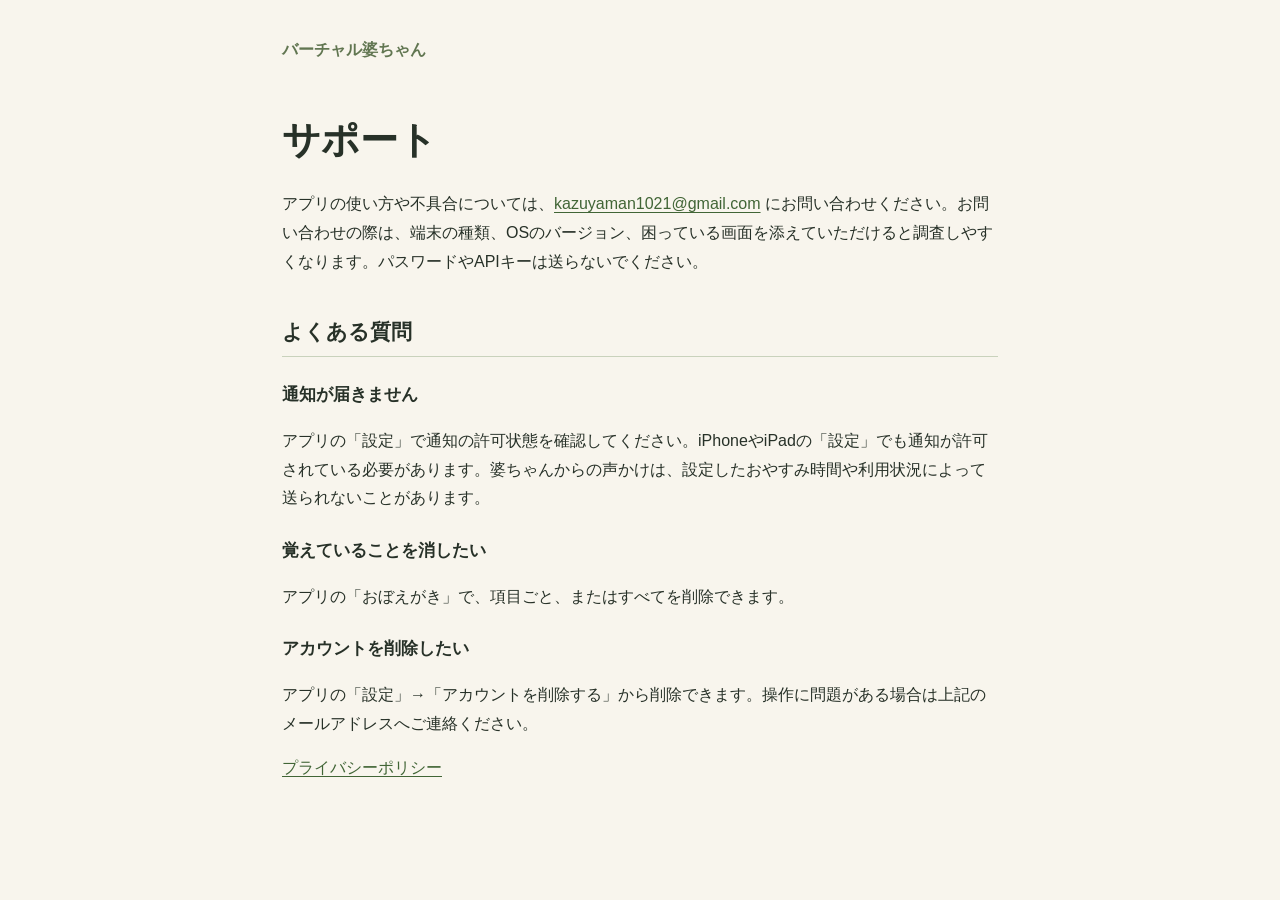
<file: index.html>
<!doctype html>
<html lang="ja">
<head>
  <meta charset="utf-8">
  <meta name="viewport" content="width=device-width, initial-scale=1">
  <meta name="description" content="バーチャル婆ちゃんのサポートとプライバシー情報">
  <title>サポート | バーチャル婆ちゃん</title>
  <link rel="stylesheet" href="style.css">
</head>
<body>
  <main>
    <a class="brand" href="./">バーチャル婆ちゃん</a>
    <h1>サポート</h1>
    <p>アプリの使い方や不具合については、<a href="mailto:kazuyaman1021@gmail.com">kazuyaman1021@gmail.com</a> にお問い合わせください。お問い合わせの際は、端末の種類、OSのバージョン、困っている画面を添えていただけると調査しやすくなります。パスワードやAPIキーは送らないでください。</p>
    <h2>よくある質問</h2>
    <h3>通知が届きません</h3>
    <p>アプリの「設定」で通知の許可状態を確認してください。iPhoneやiPadの「設定」でも通知が許可されている必要があります。婆ちゃんからの声かけは、設定したおやすみ時間や利用状況によって送られないことがあります。</p>
    <h3>覚えていることを消したい</h3>
    <p>アプリの「おぼえがき」で、項目ごと、またはすべてを削除できます。</p>
    <h3>アカウントを削除したい</h3>
    <p>アプリの「設定」→「アカウントを削除する」から削除できます。操作に問題がある場合は上記のメールアドレスへご連絡ください。</p>
    <p><a href="privacy.html">プライバシーポリシー</a></p>
  </main>
</body>
</html>
</file>
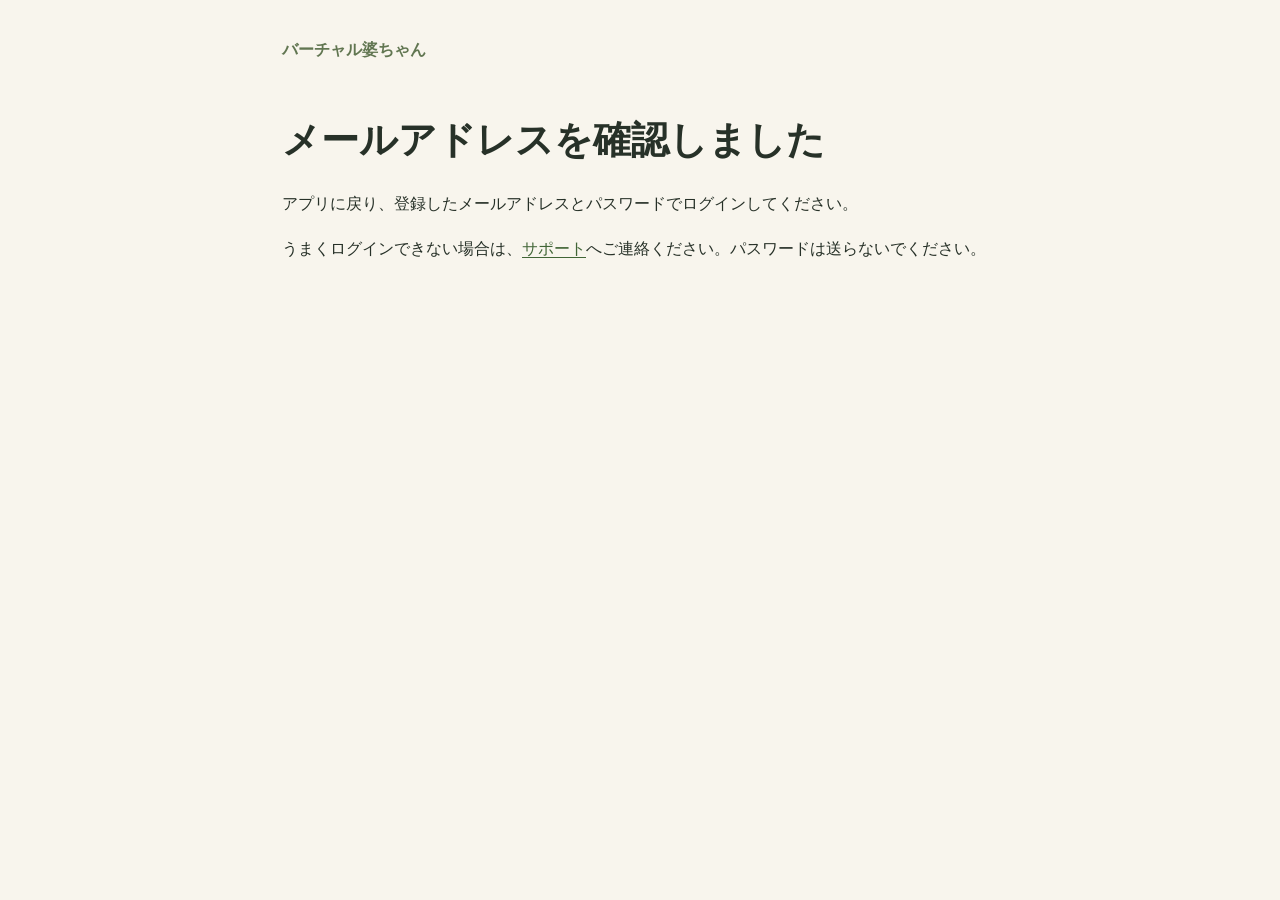
<file: confirmed.html>
<!doctype html>
<html lang="ja">
<head>
  <meta charset="utf-8">
  <meta name="viewport" content="width=device-width, initial-scale=1">
  <meta name="description" content="バーチャル婆ちゃんのメールアドレス確認">
  <title>メールアドレスの確認 | バーチャル婆ちゃん</title>
  <link rel="stylesheet" href="style.css">
</head>
<body>
  <main>
    <a class="brand" href="./">バーチャル婆ちゃん</a>
    <h1 id="title">メールアドレスを確認しました</h1>
    <p id="message">アプリに戻り、登録したメールアドレスとパスワードでログインしてください。</p>
    <p>うまくログインできない場合は、<a href="mailto:kazuyaman1021@gmail.com">サポート</a>へご連絡ください。パスワードは送らないでください。</p>
  </main>
  <script>
    const params = new URLSearchParams(location.hash.slice(1));
    const query = new URLSearchParams(location.search);
    if (params.has('error') || params.has('error_code') || query.has('error') || query.has('error_code')) {
      document.getElementById('title').textContent = 'メールアドレスを確認できませんでした';
      document.getElementById('message').textContent = '確認リンクの期限が切れている可能性があります。アプリからもう一度登録を試してください。';
    }
    history.replaceState(null, '', location.pathname);
  </script>
</body>
</html>
</file>
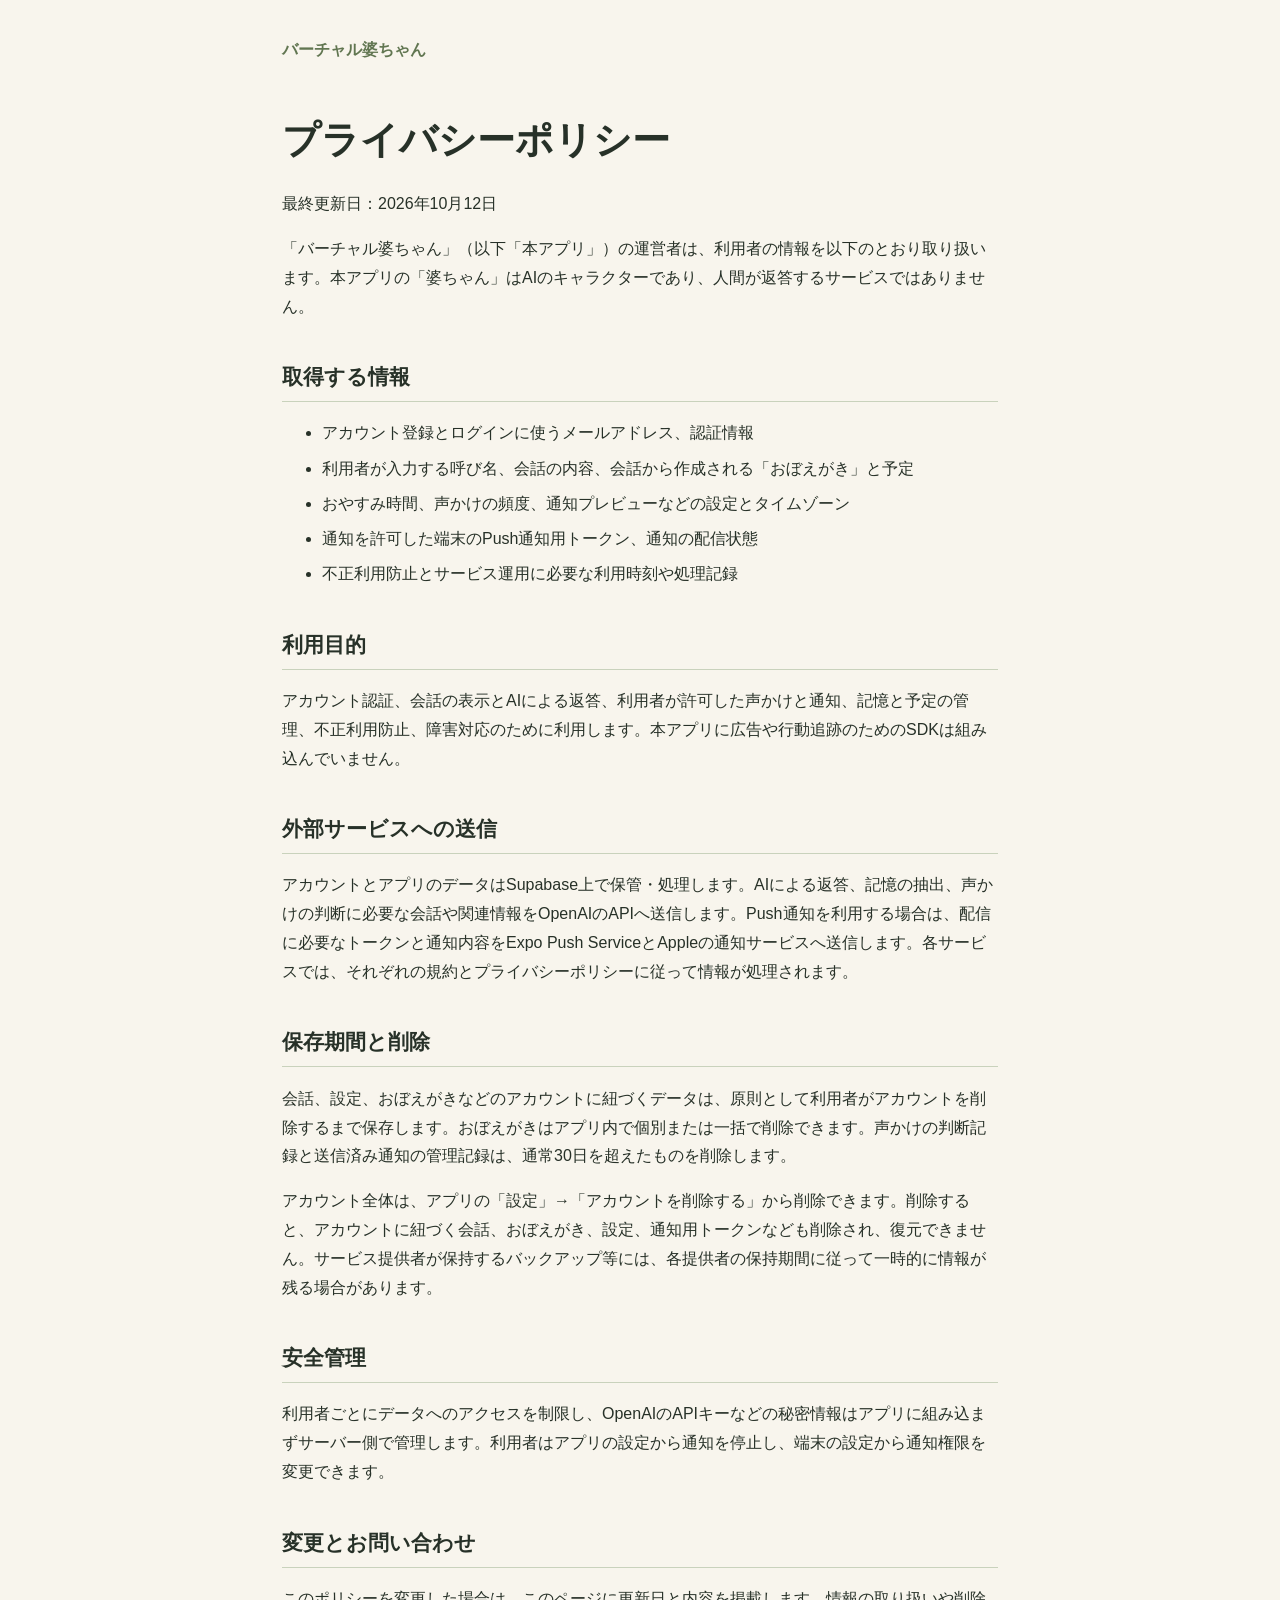
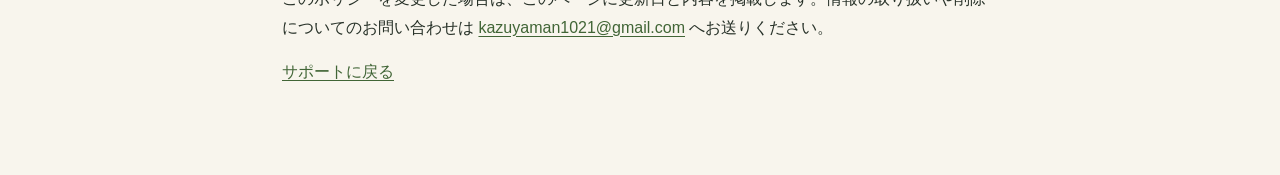
<file: privacy.html>
<!doctype html>
<html lang="ja">
<head>
  <meta charset="utf-8">
  <meta name="viewport" content="width=device-width, initial-scale=1">
  <meta name="description" content="バーチャル婆ちゃんのプライバシーポリシー">
  <title>プライバシーポリシー | バーチャル婆ちゃん</title>
  <link rel="stylesheet" href="style.css">
</head>
<body>
  <main>
    <a class="brand" href="./">バーチャル婆ちゃん</a>
    <h1>プライバシーポリシー</h1>
    <p>最終更新日：2026年10月12日</p>
    <p>「バーチャル婆ちゃん」（以下「本アプリ」）の運営者は、利用者の情報を以下のとおり取り扱います。本アプリの「婆ちゃん」はAIのキャラクターであり、人間が返答するサービスではありません。</p>

    <h2>取得する情報</h2>
    <ul>
      <li>アカウント登録とログインに使うメールアドレス、認証情報</li>
      <li>利用者が入力する呼び名、会話の内容、会話から作成される「おぼえがき」と予定</li>
      <li>おやすみ時間、声かけの頻度、通知プレビューなどの設定とタイムゾーン</li>
      <li>通知を許可した端末のPush通知用トークン、通知の配信状態</li>
      <li>不正利用防止とサービス運用に必要な利用時刻や処理記録</li>
    </ul>

    <h2>利用目的</h2>
    <p>アカウント認証、会話の表示とAIによる返答、利用者が許可した声かけと通知、記憶と予定の管理、不正利用防止、障害対応のために利用します。本アプリに広告や行動追跡のためのSDKは組み込んでいません。</p>

    <h2>外部サービスへの送信</h2>
    <p>アカウントとアプリのデータはSupabase上で保管・処理します。AIによる返答、記憶の抽出、声かけの判断に必要な会話や関連情報をOpenAIのAPIへ送信します。Push通知を利用する場合は、配信に必要なトークンと通知内容をExpo Push ServiceとAppleの通知サービスへ送信します。各サービスでは、それぞれの規約とプライバシーポリシーに従って情報が処理されます。</p>

    <h2>保存期間と削除</h2>
    <p>会話、設定、おぼえがきなどのアカウントに紐づくデータは、原則として利用者がアカウントを削除するまで保存します。おぼえがきはアプリ内で個別または一括で削除できます。声かけの判断記録と送信済み通知の管理記録は、通常30日を超えたものを削除します。</p>
    <p>アカウント全体は、アプリの「設定」→「アカウントを削除する」から削除できます。削除すると、アカウントに紐づく会話、おぼえがき、設定、通知用トークンなども削除され、復元できません。サービス提供者が保持するバックアップ等には、各提供者の保持期間に従って一時的に情報が残る場合があります。</p>

    <h2>安全管理</h2>
    <p>利用者ごとにデータへのアクセスを制限し、OpenAIのAPIキーなどの秘密情報はアプリに組み込まずサーバー側で管理します。利用者はアプリの設定から通知を停止し、端末の設定から通知権限を変更できます。</p>

    <h2>変更とお問い合わせ</h2>
    <p>このポリシーを変更した場合は、このページに更新日と内容を掲載します。情報の取り扱いや削除についてのお問い合わせは <a href="mailto:kazuyaman1021@gmail.com">kazuyaman1021@gmail.com</a> へお送りください。</p>
    <p><a href="./">サポートに戻る</a></p>
  </main>
</body>
</html>
</file>
<file: style.css>
:root { color-scheme: light; font-family: -apple-system, BlinkMacSystemFont, "Hiragino Kaku Gothic ProN", "Yu Gothic", sans-serif; color: #273128; background: #f8f5ed; }
* { box-sizing: border-box; }
body { margin: 0; }
main { max-width: 760px; margin: 0 auto; padding: 36px 22px 72px; line-height: 1.8; }
.brand { display: inline-block; color: #617651; font-weight: 700; text-decoration: none; margin-bottom: 24px; }
h1 { font-size: clamp(1.8rem, 5vw, 2.4rem); line-height: 1.3; }
h2 { margin-top: 2.3rem; font-size: 1.3rem; border-bottom: 1px solid #c9d2bc; padding-bottom: .35rem; }
h3 { margin-top: 1.4rem; font-size: 1.05rem; }
a { color: #416536; text-underline-offset: .18em; }
li { margin: .4rem 0; }
</file>
